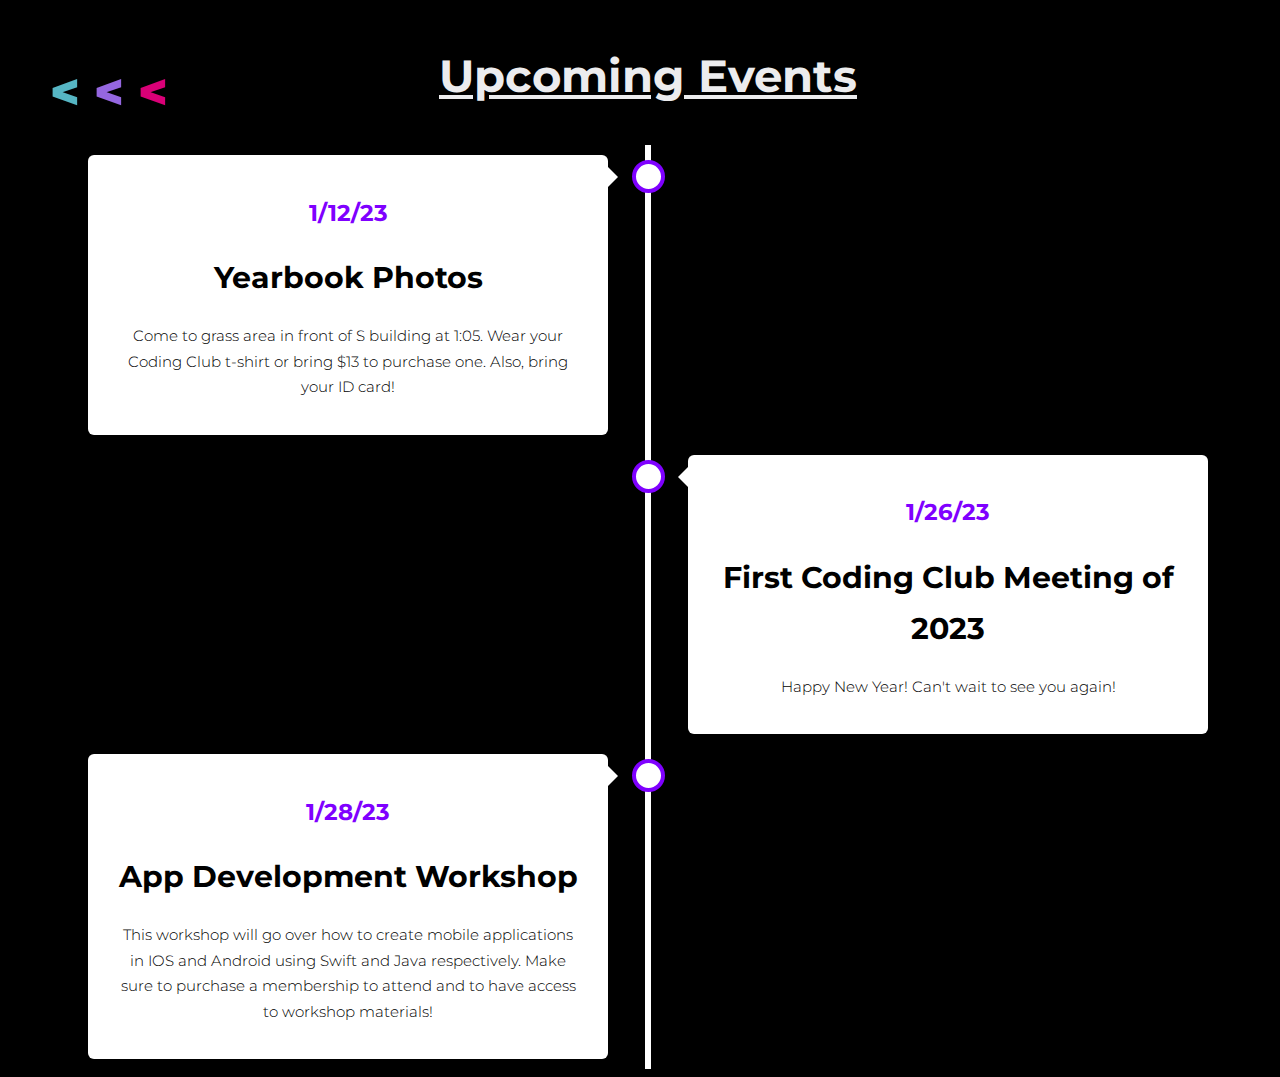
<file: events/index.html>
<!DOCTYPE html>
<html>

<head>
    <title>
        AHS Coding Club
    </title>
    <meta charset="UTF-8">
    <link rel="stylesheet" href="style.css">
    <link rel="shortcut icon" type="image/x-icon" href="/images/logo.png" />
</head>
<script>
</script>

<body>
    <h1 id="title"><u>Upcoming Events</u></h1>
    <a href="../">
        <h1 id="back"><b><span style="color: #56B6C4">
                    < </span><span style="color: #9567E0">
                            < </span><span style="color: #D90077">
                                    < </span></b></h1>
    </a>

    <div class="timeline">
        <div class="container left">
            <div class="content">
                <h2>1/12/23</h2>
                <h1>Yearbook Photos</h1>
                <p>Come to grass area in front of S building at 1:05. Wear your Coding Club t-shirt or bring $13 to purchase one. Also, bring your ID card!</p>
            </div>
        </div>
        <div class="container right">
            <div class="content">
                <h2>1/26/23</h2>
                <h1>First Coding Club Meeting of 2023</h1>
                <p>Happy New Year! Can't wait to see you again!</p>
            </div>
        </div>
        <div class="container left">
            <div class="content">
                <h2>1/28/23</h2>
                <h1>App Development Workshop</h1>
                <p>This workshop will go over how to create mobile applications in IOS and Android using Swift and Java
                    respectively. Make sure to purchase a membership to attend and to have access to workshop materials!
                </p>
            </div>
        </div>
    </div>

</body>

</html>
</file>
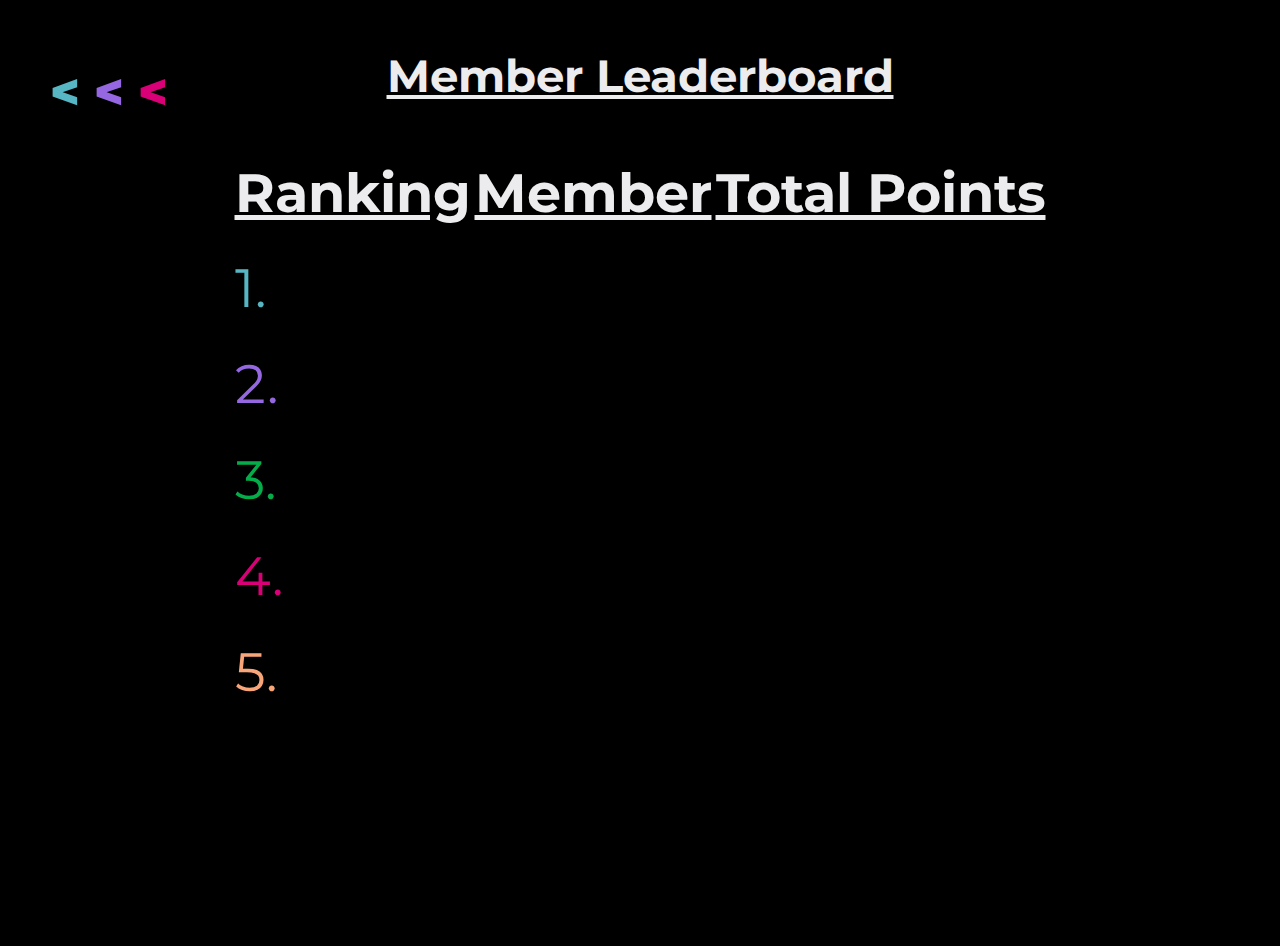
<file: leaderboard/index.html>
<!DOCTYPE html>
<html>

<head>
    <title>
        AHS Coding Club
    </title>
    <meta charset="UTF-8">
    <link rel="stylesheet" href="style.css">
    <link rel="shortcut icon" type="image/x-icon" href="/images/logo.png" />
</head>
<script>
    fetch('https://coding-club-bot-d55da-default-rtdb.firebaseio.com/.json')
        .then((response) => response.json())
        .then((data) =>
            updateLeaderboard(data)
        );

    function updateLeaderboard(data) {
        for (var i = 0; i < 5; i++) {
            document.getElementById(i.toString()).innerHTML = data.users[i].firstName + " " + data.users[i].lastName;
            document.getElementById(i.toString() + "-points").innerHTML = data.users[i].points;
        }
    }
</script>

<body>
    <h1 id="title"><u>Member Leaderboard</u></h1>
    <a href="../">
        <h1 id="back"><b><span style="color: #56B6C4">
                    < </span><span style="color: #9567E0">
                            < </span><span style="color: #D90077">
                                    < </span></b></h1>
    </a>
    <table id="leaderboard_table">
        <tr>
            <th><u>Ranking</u></th>
            <th><u>Member</u></th>
            <th><u>Total Points</u></th>
        </tr>
        <tr>
            <td><b style="color: #56B6C4">1.</b></td>
            <td><b style="color: #56B6C4" id="0"></b></td>
            <td style="text-align: center;"><b style="color: #56B6C4" id="0-points"></b></td>
        </tr>
        <tr>
            <td><b style="color: #9567E0">2.</b></td>
            <td><b style="color: #9567E0" id="1"></b></td>
            <td style="text-align: center;"><b style="color: #9567E0" id="1-points"></b></td>
        </tr>
        <tr>
            <td><b style="color: #05ac4a">3.</b></td>
            <td><b style="color: #05ac4a" id="2"></b></td>
            <td style="text-align: center;"><b style="color: #05ac4a" id="2-points"></b></td>
        </tr>
        <tr>
            <td><b style="color: #D90077">4.</b></td>
            <td><b style="color: #D90077" id="3"></b></td>
            <td style="text-align: center;"><b style="color: #D90077" id="3-points"></b></td>
        </tr>
        <tr>
            <td><b style="color: #F7A579">5.</b></td>
            <td><b style="color: #F7A579" id="4"></b></td>
            <td style="text-align: center;"><b style="color: #F7A579" id="4-points"></b></td>
        </tr>
    </table>

</body>

</html>
</file>
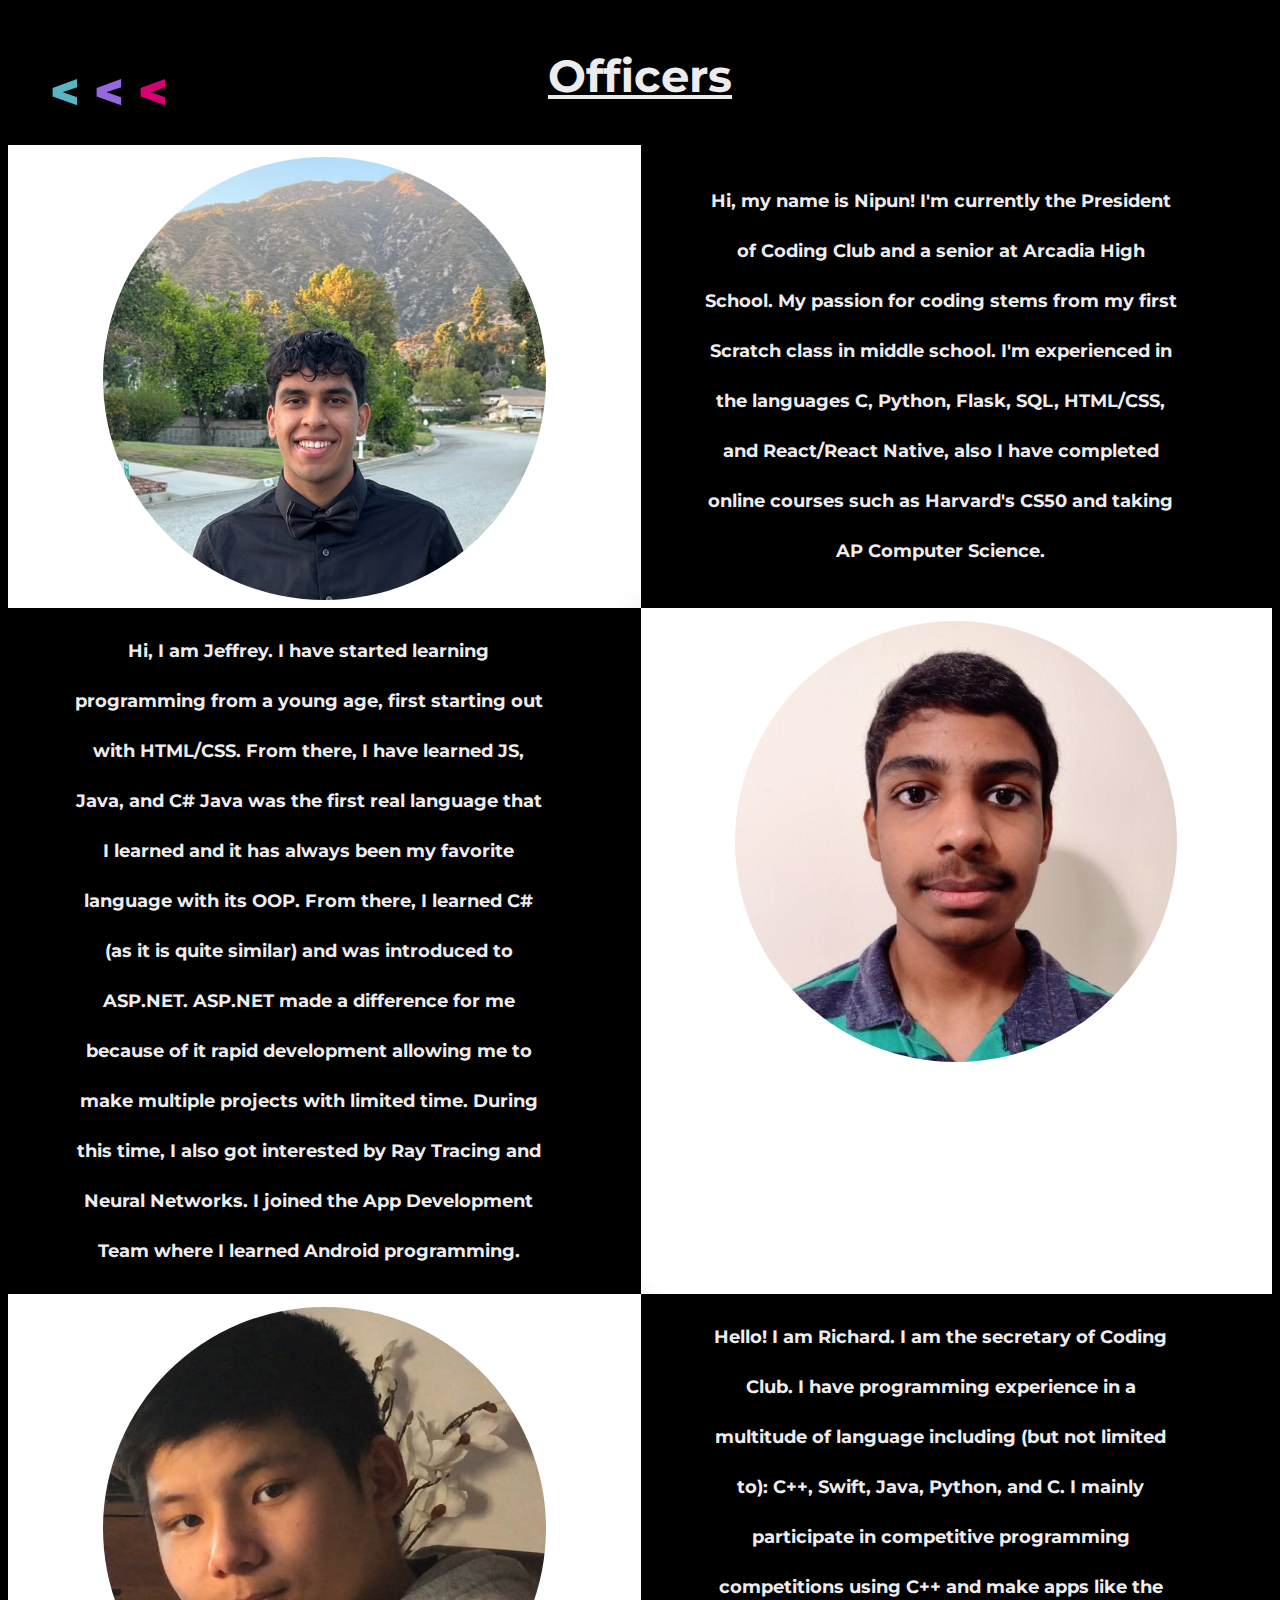
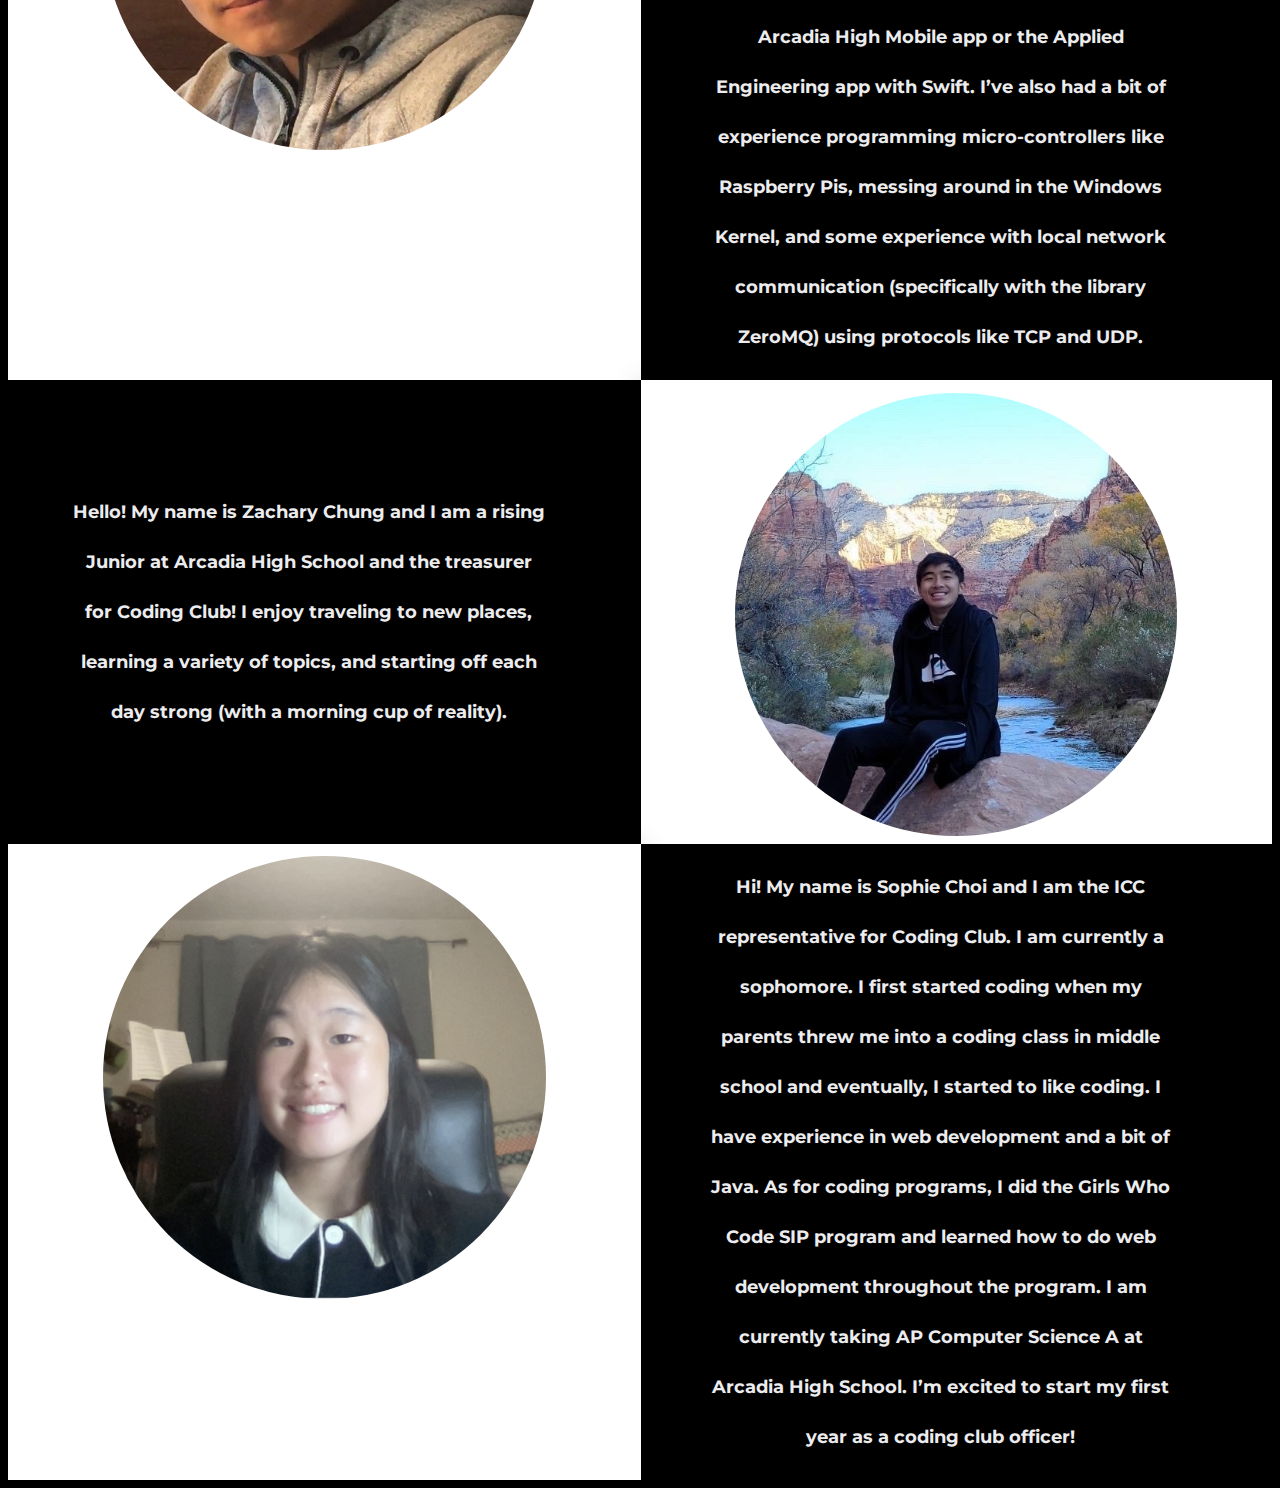
<file: officers/index.html>
<!DOCTYPE html>
<html>

<head>
    <title>
        AHS Coding Club
    </title>
    <meta charset="UTF-8">
    <link rel="stylesheet" href="style.css">
    <link rel="shortcut icon" type="image/x-icon" href="/images/logo.png" />
</head>
<script>
</script>

<body>
    <h1 id="title"><u>Officers</u></h1>
    <a href="../">
        <h1 id="back"><b><span style="color: #56B6C4">
                    < </span><span style="color: #9567E0">
                            < </span><span style="color: #D90077">
                                    < </span></b></h1>
    </a>
    <div class="menu">
        <div class="officer">
            <div class="comp">
                <img src="/images/nipun.jpg" alt="Nipun">
            </div>
            <div class="officer-text">
                <h3 id="officer-text">Hi, my name is Nipun! I'm currently the President of Coding Club and a senior
                    at Arcadia High School. My passion for coding stems from my first Scratch class in middle school.
                    I'm experienced in the languages C, Python, Flask, SQL, HTML/CSS, and React/React Native, also I
                    have completed online courses such as Harvard's CS50 and taking AP Computer Science.</h3>
            </div class="officer-text">
        </div>
        <div class="officer">
            <div class="officer-text">
                <h3 id="officer-text">Hi, I am Jeffrey. I have started learning programming from a young age, first
                    starting out with HTML/CSS. From there, I have learned JS, Java, and C# Java was the first real
                    language that I learned and it has always been my favorite language with its OOP. From there, I
                    learned C# (as it is quite similar) and was introduced to ASP.NET. ASP.NET made a difference for me
                    because of it rapid development allowing me to make multiple projects with limited time. During this
                    time, I also got interested by Ray Tracing and Neural Networks. I joined the App Development Team
                    where I learned Android programming.</h3>
            </div class="officer-text">
            <div class="comp">
                <img src="/images/jeffrey.jpg" alt="Jeffrey">
            </div>
        </div>
        <div class="officer">
            <div class="comp">
                <img src="/images/richard.jpg" alt="Richard">
            </div>
            <div class="officer-text">
                <h3 id="officer-text">Hello! I am Richard. I am the secretary of Coding Club. I have programming
                    experience in a multitude of language including (but not limited to): C++, Swift, Java, Python, and
                    C. I mainly participate in competitive programming competitions using C++ and make apps like the
                    Arcadia High Mobile app or the Applied Engineering app with Swift. I’ve also had a bit of experience
                    programming micro-controllers like Raspberry Pis, messing around in the Windows Kernel, and some
                    experience with local network communication (specifically with the library ZeroMQ) using protocols
                    like TCP and UDP.</h3>
            </div class="officer-text">
        </div>
        <div class="officer">
            <div class="officer-text">
                <h3 id="officer-text">Hello! My name is Zachary Chung and I am a rising Junior at Arcadia High
                    School and the treasurer for Coding Club! I enjoy traveling to new places, learning a
                    variety of topics, and starting off each day strong (with a morning cup of reality).</h3>
            </div class="officer-text">
            <div class="comp">
                <img src="/images/zachary.jpg" alt="Zachary">
            </div>
        </div>
        <div class="officer">
            <div class="comp">
                <img src="/images/sophie.png" alt="Sophie">
            </div>
            <div class="officer-text">
                <h3 id="officer-text">Hi! My name is Sophie Choi and I am the ICC representative for Coding Club. I am
                    currently a sophomore. I first started coding when my parents threw me into a coding class in middle
                    school and eventually, I started to like coding. I have experience in web development and a bit of
                    Java. As for coding programs, I did the Girls Who Code SIP program and learned how to do web
                    development throughout the program. I am currently taking AP Computer Science A at Arcadia High
                    School. I’m excited to start my first year as a coding club officer!</h3>
            </div class="officer-text">
        </div>
    </div>

</body>

</html>
</file>
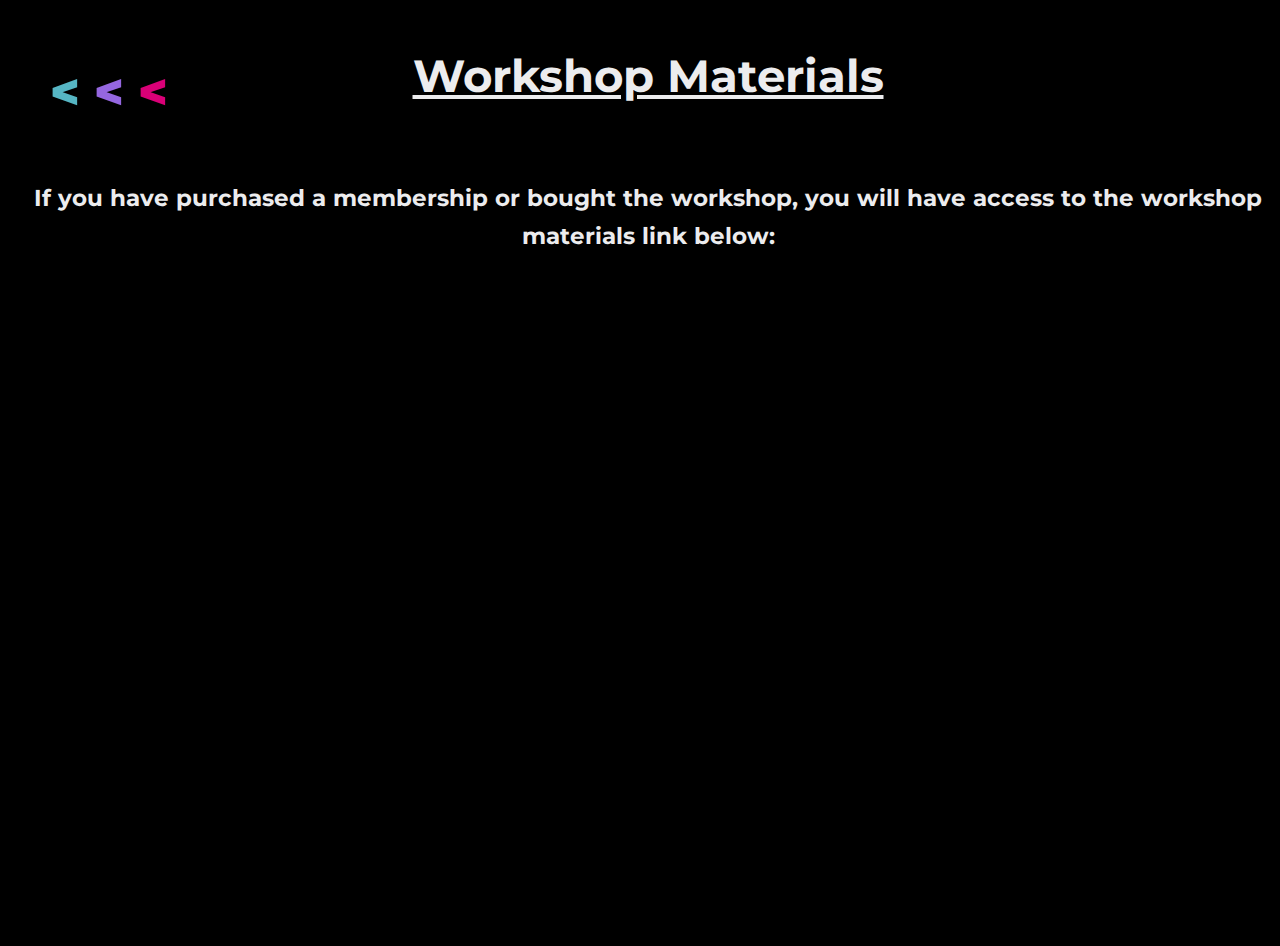
<file: workshop/index.html>
<!DOCTYPE html>
<html>

<head>
    <title>
        AHS Coding Club
    </title>
    <meta charset="UTF-8">
    <link rel="stylesheet" href="style.css">
    <link rel="shortcut icon" type="image/x-icon" href="/images/logo.png" />
</head>
<script>
</script>

<body>
    <h1 id="title"><u>Workshop Materials</u></h1>
    <a href="../">
        <h1 id="back"><b><span style="color: #56B6C4">
                    < </span><span style="color: #9567E0">
                            < </span><span style="color: #D90077">
                                    < </span></b></h1>
    </a>
    <h2 id="workshop-text">If you have purchased a membership or bought the workshop, you will have access to the
        workshop materials link below:</h2>

</body>

</html>
</file>
<file: events/style.css>
@import url(https://fonts.googleapis.com/css?family=Open+Sans:800);
@import url('https://fonts.googleapis.com/css2?family=Montserrat:wght@300;400;500;600;700;800;900&display=swap');

body {
    font-family: 'Montserrat', sans-serif;
    text-align: center;
    font-weight: 300;
    font-size: 15px;
    line-height: 1.7;
    color: #ececee;
    background-color: #000000;
    overflow-x: hidden;
    background-position: center;
    background-repeat: repeat;
    background-size: 4%;
    /* height: 60vh; */
    width: 100%;
}

::-webkit-scrollbar {
    width: 20px;
}

::-webkit-scrollbar-track {
    background-color: transparent;
}

::-webkit-scrollbar-thumb {
    background-color: #7F00FF;
    border-radius: 20px;
    border: 6px solid transparent;
    background-clip: content-box;
}

::-webkit-scrollbar-thumb:hover {
    background-color: #fff;
}

#back {
    position: fixed;
    font-size: 3rem;
    top: 20px;
    left: 50px;
}

#title {
    text-align: center;
    margin-top: 3%;
    font-size: 5vh;
}

h3 {
    margin-top: 2%;
}

p {
    margin-top: 2%;
}

* {
    box-sizing: border-box;
}

.content h2 {
    color: #7F00FF;
}

.content h1 {
    color: #000;
}

.content p {
    color: #000;
}

/* The actual timeline (the vertical ruler) */
.timeline {
    position: relative;
    max-width: 1200px;
    margin: 0 auto;
}

/* The actual timeline (the vertical ruler) */
.timeline::after {
    content: '';
    position: absolute;
    width: 6px;
    background-color: white;
    top: 0;
    bottom: 0;
    left: 50%;
    margin-left: -3px;
}

/* Container around content */
.container {
    padding: 10px 40px;
    position: relative;
    background-color: inherit;
    width: 50%;
}

/* The circles on the timeline */
.container::after {
    content: '';
    position: absolute;
    width: 25px;
    height: 25px;
    right: -17px;
    background-color: white;
    border: 4px solid #7F00FF;
    top: 15px;
    border-radius: 50%;
    z-index: 1;
}

/* Place the container to the left */
.left {
    left: 0;
}

/* Place the container to the right */
.right {
    left: 50%;
}

/* Add arrows to the left container (pointing right) */
.left::before {
    content: " ";
    height: 0;
    position: absolute;
    top: 22px;
    width: 0;
    z-index: 1;
    right: 30px;
    border: medium solid white;
    border-width: 10px 0 10px 10px;
    border-color: transparent transparent transparent white;
}

/* Add arrows to the right container (pointing left) */
.right::before {
    content: " ";
    height: 0;
    position: absolute;
    top: 22px;
    width: 0;
    z-index: 1;
    left: 30px;
    border: medium solid white;
    border-width: 10px 10px 10px 0;
    border-color: transparent white transparent transparent;
}

/* Fix the circle for containers on the right side */
.right::after {
    left: -16px;
}

/* The actual content */
.content {
    padding: 20px 30px;
    background-color: white;
    position: relative;
    border-radius: 6px;
}

/* Media queries - Responsive timeline on screens less than 600px wide */
@media screen and (max-width: 600px) {

    /* Place the timelime to the left */
    .timeline::after {
        left: 31px;
    }

    /* Full-width containers */
    .container {
        width: 100%;
        padding-left: 70px;
        padding-right: 25px;
    }

    /* Make sure that all arrows are pointing leftwards */
    .container::before {
        left: 60px;
        border: medium solid white;
        border-width: 10px 10px 10px 0;
        border-color: transparent white transparent transparent;
    }

    /* Make sure all circles are at the same spot */
    .left::after,
    .right::after {
        left: 15px;
    }

    /* Make all right containers behave like the left ones */
    .right {
        left: 0%;
    }
}
</file>
<file: leaderboard/style.css>
@import url(https://fonts.googleapis.com/css?family=Open+Sans:800);
@import url('https://fonts.googleapis.com/css2?family=Montserrat:wght@300;400;500;600;700;800;900&display=swap');

body {
    font-family: 'Montserrat', sans-serif;
    font-weight: 300;
    font-size: 6vh;
    line-height: 1.7;
    color: #ececee;
    background-color: #000000;
    overflow: hidden;
    background-position: center;
    background-repeat: repeat;
    background-size: 4%;
    height: 100vh;
    /* width: 100%; */
    justify-content: center;
    align-items: center;
}

#title {
    text-align: center;
    margin-top: 3%;
    font-size: 5vh;
}


#leaderboard_table {
    margin-left: auto;
    margin-right: auto;
    /* width: 100%; */
    /* background-color: #BFFABC; */
}

#back {
    position: fixed;
    font-size: 3rem;
    top: 20px;
    left: 50px;
}
</file>
<file: officers/style.css>
@import url(https://fonts.googleapis.com/css?family=Open+Sans:800);
@import url('https://fonts.googleapis.com/css2?family=Montserrat:wght@300;400;500;600;700;800;900&display=swap');

body {
    font-family: 'Montserrat', sans-serif;
    font-weight: 300;
    line-height: 1.7;
    color: #ececee;
    background-color: #000000;
    /* overflow: hidden; */
    background-position: center;
    background-repeat: repeat;
    background-size: 4%;
    /* height: 100vh; */
}

#back {
    position: fixed;
    font-size: 3rem;
    top: 20px;
    left: 50px;
}

::-webkit-scrollbar {
    width: 20px;
}

::-webkit-scrollbar-track {
    background-color: transparent;
}

::-webkit-scrollbar-thumb {
    background-color: #7F00FF;
    border-radius: 20px;
    border: 6px solid transparent;
    background-clip: content-box;
}

::-webkit-scrollbar-thumb:hover {
    background-color: #fff;
}

#title {
    text-align: center;
    margin-top: 3%;
    font-size: 5vh;
}


[type="checkbox"]:checked,
[type="checkbox"]:not(:checked) {
    position: absolute;
    left: -9999px;
}

.main:checked+label,
.main:not(:checked)+label {
    position: fixed;
    top: 63px;
    right: 75px;
    display: block;
    width: 30px;
    height: 30px;
    padding: 0;
    margin: 0;
    cursor: pointer;
    z-index: 10;
}

.main:checked+label:before,
.main:not(:checked)+label:before {
    position: absolute;
    content: '';
    display: block;
    width: 30px;
    height: 20px;
    z-index: 20;
    top: 0;
    left: 0;
    border-top: 2px solid #000000;
    border-bottom: 2px solid #000000;
    transition: border-width 100ms 1500ms ease, top 100ms 1600ms cubic-bezier(0.23, 1, 0.32, 1), height 100ms 1600ms cubic-bezier(0.23, 1, 0.32, 1), background-color 200ms ease, transform 200ms cubic-bezier(0.23, 1, 0.32, 1);
}

.main:checked+label:after,
.main:not(:checked)+label:after {
    position: absolute;
    content: '';
    display: block;
    width: 22px;
    height: 2px;
    z-index: 20;
    top: 10px;
    right: 4px;
    background-color: #000000;
    margin-top: -1px;
    transition: width 100ms 1750ms ease, right 100ms 1750ms ease, margin-top 100ms ease, transform 200ms cubic-bezier(0.23, 1, 0.32, 1);
}

.main:checked+label:before {
    top: 10px;
    transform: rotate(45deg);
    height: 2px;
    background-color: #000000;
    border-width: 0;
    transition: border-width 100ms 340ms ease, top 100ms 300ms cubic-bezier(0.23, 1, 0.32, 1), height 100ms 300ms cubic-bezier(0.23, 1, 0.32, 1), background-color 200ms 500ms ease, transform 200ms 1700ms cubic-bezier(0.23, 1, 0.32, 1);
}

.main:checked+label:after {
    width: 30px;
    margin-top: 0;
    right: 0;
    transform: rotate(-45deg);
    transition: width 100ms ease, right 100ms ease, margin-top 100ms 500ms ease, transform 200ms 1700ms cubic-bezier(0.23, 1, 0.32, 1);
}

.menu {
    width: 100%;
    display: table;
}

.officer {
    /* background-color: red; */
    display: table-row;
}

.comp {
    display: table-cell;
    /* top: 30%; */
    /* right: 50%; */
    /* width: 40%; */
    /* height: 60%; */
    z-index: 9;
    /* overflow: hidden; */
    box-shadow: 0 8px 30px 0 rgba(0, 0, 0, 0.3);
    background-color: #FFFFFF;
    /* dot */
    animation: border-transform 7s linear infinite;
    transition: top 350ms 1100ms cubic-bezier(0.23, 1, 0.32, 1), right 350ms 1100ms cubic-bezier(0.23, 1, 0.32, 1), transform 250ms 1100ms ease, width 650ms 400ms cubic-bezier(0.23, 1, 0.32, 1), height 650ms 400ms cubic-bezier(0.23, 1, 0.32, 1);
}

.comp img {
    margin-top: 2%;
    margin-left: 15%;
    width: 70%;
    border-radius: 50%;
}

.officer-text {
    display: table-cell;
    /* background-color: aqua; */
    /* height: 50px; */
    text-align: center;
    vertical-align: middle;
    line-height: 50px;
}

#officer-text {
    margin-left: 10%;
    margin-right: 15%;
    font-size: 2vh;
}

@keyframes border-transform {

    0%,
    100% {
        border-radius: 63% 37% 54% 46% / 55% 48% 52% 45%;
    }

    14% {
        border-radius: 40% 60% 54% 46% / 49% 60% 40% 51%;
    }

    28% {
        border-radius: 54% 46% 38% 62% / 49% 70% 30% 51%;
    }

    42% {
        border-radius: 61% 39% 55% 45% / 61% 38% 62% 39%;
    }

    56% {
        border-radius: 61% 39% 67% 33% / 70% 50% 50% 30%;
    }

    70% {
        border-radius: 50% 50% 34% 66% / 56% 68% 32% 44%;
    }

    84% {
        border-radius: 46% 54% 50% 50% / 35% 61% 39% 65%;
    }
}

@media screen and (max-width: 991px) {

    .main:checked+label,
    .main:not(:checked)+label {
        right: 55px;
    }

    .comp {
        right: 30px;
    }

    h1 {
        font-size: 9vw;
        -webkit-text-stroke: 2px transparent;
        -webkit-text-stroke: 2px transparent;
        -webkit-text-fill-color: #ffeba7;
        /* hover color chnage*/
        -webkit-text-fill-color: #ffeba7;
        color: #ffeba7;
    }
}
</file>
<file: workshop/style.css>
@import url(https://fonts.googleapis.com/css?family=Open+Sans:800);
@import url('https://fonts.googleapis.com/css2?family=Montserrat:wght@300;400;500;600;700;800;900&display=swap');

body {
    font-family: 'Montserrat', sans-serif;
    font-weight: 300;
    font-size: 15px;
    line-height: 1.7;
    color: #ececee;
    background-color: #000000;
    overflow: hidden;
    background-position: center;
    background-repeat: repeat;
    background-size: 4%;
    height: 100vh;
    width: 100%;
}

#title {
    text-align: center;
    margin-top: 3%;
    font-size: 5vh;
}

#workshop-text {
    text-align: center;
    margin-top: 5%;

}

#back {
    position: fixed;
    font-size: 3rem;
    top: 20px;
    left: 50px;
}
</file>
